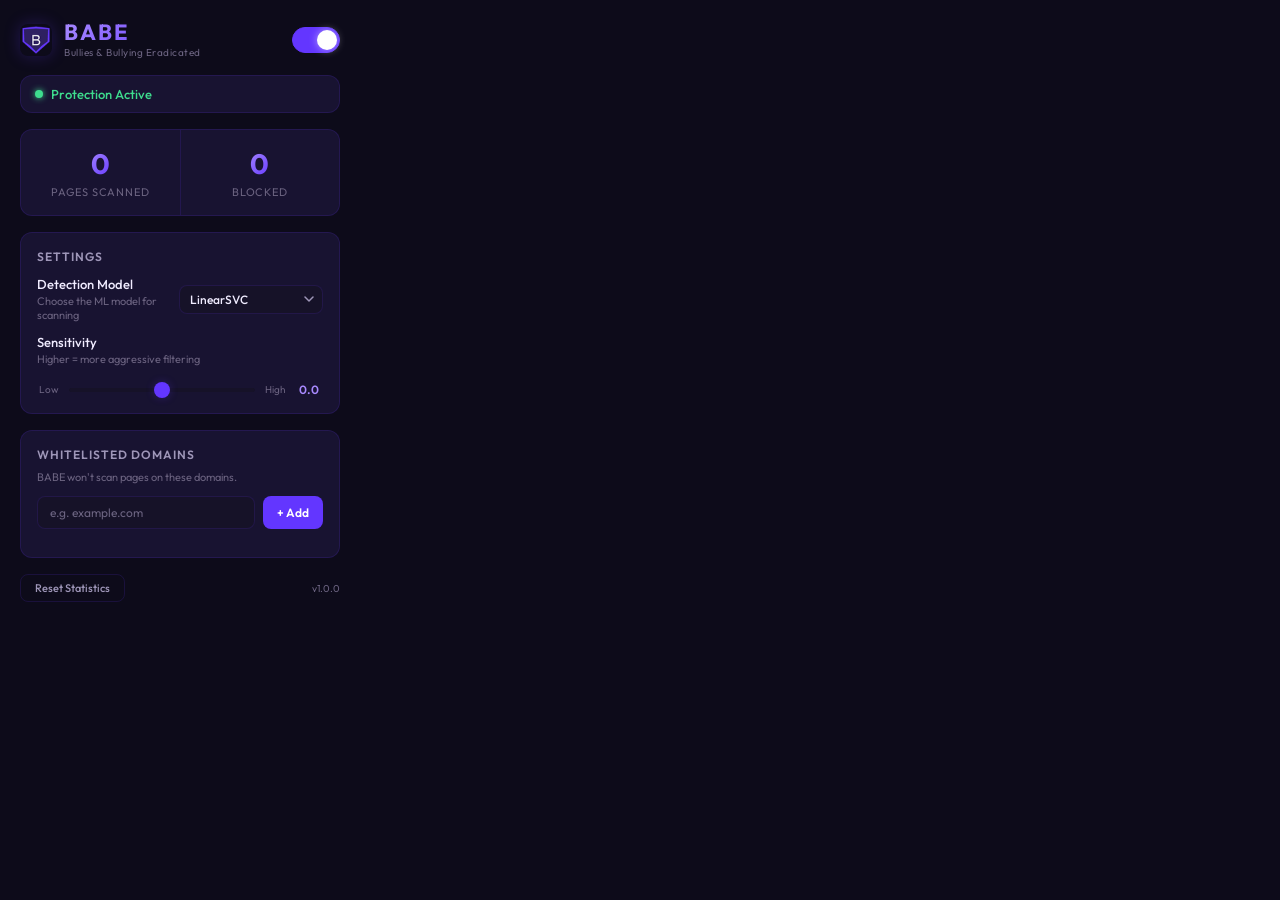
<file: babe_extension/popup/popup.html>
<!DOCTYPE html>
<html lang="en">
<head>
  <meta charset="UTF-8">
  <meta name="viewport" content="width=device-width, initial-scale=1.0">
  <title>BABE — Control Panel</title>
  <link rel="preconnect" href="https://fonts.googleapis.com">
  <link rel="preconnect" href="https://fonts.gstatic.com" crossorigin>
  <link href="https://fonts.googleapis.com/css2?family=Outfit:wght@300;400;500;600;700&display=swap" rel="stylesheet">
  <link rel="stylesheet" href="popup.css">
</head>
<body>
  <div class="popup-container">
    <!-- Header -->
    <header class="popup-header">
      <div class="logo-row">
        <img src="../icons/icon-48.png" alt="BABE" class="logo-icon" width="32" height="32">
        <div class="logo-text">
          <h1>BABE</h1>
          <p class="tagline">Bullies &amp; Bullying Eradicated</p>
        </div>
      </div>
      <label class="master-switch" id="master-switch-label">
        <input type="checkbox" id="toggle-enabled" checked>
        <span class="switch-track">
          <span class="switch-thumb"></span>
        </span>
      </label>
    </header>

    <!-- Status Banner -->
    <div class="status-banner" id="status-banner">
      <span class="status-dot"></span>
      <span class="status-text" id="status-text">Protection Active</span>
    </div>

    <!-- Stats Row -->
    <div class="stats-row">
      <div class="stat-card">
        <span class="stat-number" id="stat-pages">0</span>
        <span class="stat-label">Pages Scanned</span>
      </div>
      <div class="stat-divider"></div>
      <div class="stat-card">
        <span class="stat-number" id="stat-blocked">0</span>
        <span class="stat-label">Blocked</span>
      </div>
    </div>

    <!-- Settings Section -->
    <div class="settings-section">
      <h2 class="section-title">Settings</h2>

      <!-- Model Selector -->
      <div class="setting-row">
        <div class="setting-info">
          <span class="setting-name">Detection Model</span>
          <span class="setting-desc">Choose the ML model for scanning</span>
        </div>
        <select id="model-select" class="setting-select">
          <option value="svc">LinearSVC</option>
          <option value="lr">Logistic Regression</option>
        </select>
      </div>

      <!-- Sensitivity Slider -->
      <div class="setting-row setting-row-col">
        <div class="setting-info">
          <span class="setting-name">Sensitivity</span>
          <span class="setting-desc">Higher = more aggressive filtering</span>
        </div>
        <div class="slider-container">
          <span class="slider-label">Low</span>
          <input type="range" id="sensitivity-slider" min="-2" max="2" step="0.1" value="0">
          <span class="slider-label">High</span>
          <span class="slider-value" id="sensitivity-value">0.0</span>
        </div>
      </div>
    </div>

    <!-- Whitelist Section -->
    <div class="settings-section">
      <h2 class="section-title">Whitelisted Domains</h2>
      <p class="section-desc">BABE won't scan pages on these domains.</p>
      <div class="whitelist-input-row">
        <input type="text" id="whitelist-input" class="whitelist-input" placeholder="e.g. example.com">
        <button id="whitelist-add" class="btn-add">+ Add</button>
      </div>
      <ul class="whitelist-list" id="whitelist-list">
        <!-- populated dynamically -->
      </ul>
    </div>

    <!-- Reset Stats -->
    <div class="footer-row">
      <button id="reset-stats" class="btn-reset">Reset Statistics</button>
      <span class="version">v1.0.0</span>
    </div>
  </div>

  <script src="popup.js"></script>
</body>
</html>
</file>
<file: babe_extension/popup/popup.css>
/* ============================================================
   BABE — Popup Stylesheet
   Premium dark glassmorphism UI with vibrant purple accents.
   ============================================================ */

:root {
  --bg-primary: #0d0b1a;
  --bg-secondary: #161228;
  --bg-card: rgba(30, 24, 60, 0.7);
  --bg-card-hover: rgba(40, 32, 75, 0.8);
  --border-color: rgba(99, 54, 255, 0.15);
  --border-active: rgba(99, 54, 255, 0.4);

  --accent: #6336FF;
  --accent-light: #a88aff;
  --accent-glow: rgba(99, 54, 255, 0.25);

  --text-primary: #f0ecff;
  --text-secondary: #9e96b8;
  --text-muted: #6b6380;

  --success: #3edd8e;
  --danger: #ff4d6a;
  --warning: #ffb347;

  --radius-sm: 8px;
  --radius-md: 12px;
  --radius-lg: 16px;

  --transition: 0.25s cubic-bezier(0.4, 0, 0.2, 1);
}

* {
  margin: 0;
  padding: 0;
  box-sizing: border-box;
}

body {
  font-family: "Outfit", -apple-system, BlinkMacSystemFont, sans-serif;
  background: var(--bg-primary);
  color: var(--text-primary);
  width: 360px;
  min-height: 480px;
  overflow-x: hidden;
}

/* ── Popup Container ─────────────────────────────────────── */
.popup-container {
  padding: 20px;
  display: flex;
  flex-direction: column;
  gap: 16px;
}

/* ── Header ──────────────────────────────────────────────── */
.popup-header {
  display: flex;
  justify-content: space-between;
  align-items: center;
}

.logo-row {
  display: flex;
  align-items: center;
  gap: 12px;
}

.logo-icon {
  border-radius: 8px;
  box-shadow: 0 0 16px var(--accent-glow);
}

.logo-text h1 {
  font-size: 22px;
  font-weight: 700;
  letter-spacing: 2px;
  background: linear-gradient(135deg, var(--accent-light), var(--accent));
  -webkit-background-clip: text;
  -webkit-text-fill-color: transparent;
  background-clip: text;
  line-height: 1.1;
}

.tagline {
  font-size: 10px;
  color: var(--text-muted);
  font-weight: 400;
  letter-spacing: 0.5px;
  margin-top: 2px;
}

/* ── Master Switch ───────────────────────────────────────── */
.master-switch {
  cursor: pointer;
  display: flex;
  align-items: center;
}

.master-switch input {
  display: none;
}

.switch-track {
  width: 48px;
  height: 26px;
  background: var(--bg-secondary);
  border: 1px solid var(--border-color);
  border-radius: 13px;
  position: relative;
  transition: background var(--transition), border-color var(--transition);
}

.switch-thumb {
  width: 20px;
  height: 20px;
  background: var(--text-muted);
  border-radius: 50%;
  position: absolute;
  top: 2px;
  left: 2px;
  transition: transform var(--transition), background var(--transition), box-shadow var(--transition);
}

.master-switch input:checked + .switch-track {
  background: var(--accent);
  border-color: var(--accent);
}

.master-switch input:checked + .switch-track .switch-thumb {
  transform: translateX(22px);
  background: #fff;
  box-shadow: 0 0 8px rgba(255, 255, 255, 0.5);
}

/* ── Status Banner ───────────────────────────────────────── */
.status-banner {
  display: flex;
  align-items: center;
  gap: 8px;
  padding: 10px 14px;
  background: var(--bg-card);
  border: 1px solid var(--border-color);
  border-radius: var(--radius-md);
  backdrop-filter: blur(8px);
}

.status-dot {
  width: 8px;
  height: 8px;
  border-radius: 50%;
  background: var(--success);
  box-shadow: 0 0 6px var(--success);
  animation: pulse-dot 2s ease-in-out infinite;
}

.status-banner.disabled .status-dot {
  background: var(--text-muted);
  box-shadow: none;
  animation: none;
}

.status-banner.disabled .status-text {
  color: var(--text-muted);
}

@keyframes pulse-dot {
  0%, 100% { opacity: 1; transform: scale(1); }
  50% { opacity: 0.5; transform: scale(0.85); }
}

.status-text {
  font-size: 13px;
  font-weight: 500;
  color: var(--success);
}

/* ── Stats Row ───────────────────────────────────────────── */
.stats-row {
  display: flex;
  align-items: stretch;
  background: var(--bg-card);
  border: 1px solid var(--border-color);
  border-radius: var(--radius-md);
  overflow: hidden;
  backdrop-filter: blur(8px);
}

.stat-card {
  flex: 1;
  display: flex;
  flex-direction: column;
  align-items: center;
  padding: 16px 12px;
  gap: 4px;
}

.stat-divider {
  width: 1px;
  background: var(--border-color);
}

.stat-number {
  font-size: 28px;
  font-weight: 700;
  background: linear-gradient(135deg, var(--accent-light), var(--accent));
  -webkit-background-clip: text;
  -webkit-text-fill-color: transparent;
  background-clip: text;
}

.stat-label {
  font-size: 11px;
  color: var(--text-muted);
  font-weight: 400;
  text-transform: uppercase;
  letter-spacing: 0.8px;
}

/* ── Settings Sections ───────────────────────────────────── */
.settings-section {
  background: var(--bg-card);
  border: 1px solid var(--border-color);
  border-radius: var(--radius-md);
  padding: 16px;
  backdrop-filter: blur(8px);
  display: flex;
  flex-direction: column;
  gap: 12px;
}

.section-title {
  font-size: 12px;
  font-weight: 600;
  color: var(--text-secondary);
  text-transform: uppercase;
  letter-spacing: 1px;
}

.section-desc {
  font-size: 11px;
  color: var(--text-muted);
  margin-top: -4px;
}

/* ── Setting Row ─────────────────────────────────────────── */
.setting-row {
  display: flex;
  justify-content: space-between;
  align-items: center;
  gap: 12px;
}

.setting-row-col {
  flex-direction: column;
  align-items: stretch;
}

.setting-info {
  display: flex;
  flex-direction: column;
  gap: 2px;
}

.setting-name {
  font-size: 13px;
  font-weight: 500;
  color: var(--text-primary);
}

.setting-desc {
  font-size: 11px;
  color: var(--text-muted);
}

/* ── Select ──────────────────────────────────────────────── */
.setting-select {
  appearance: none;
  -webkit-appearance: none;
  background: var(--bg-secondary);
  color: var(--text-primary);
  border: 1px solid var(--border-color);
  border-radius: var(--radius-sm);
  padding: 6px 28px 6px 10px;
  font-family: "Outfit", sans-serif;
  font-size: 12px;
  font-weight: 500;
  cursor: pointer;
  transition: border-color var(--transition);
  background-image: url("data:image/svg+xml,%3Csvg width='10' height='6' viewBox='0 0 10 6' fill='none' xmlns='http://www.w3.org/2000/svg'%3E%3Cpath d='M1 1L5 5L9 1' stroke='%239e96b8' stroke-width='1.5' stroke-linecap='round' stroke-linejoin='round'/%3E%3C/svg%3E");
  background-repeat: no-repeat;
  background-position: right 8px center;
}

.setting-select:hover,
.setting-select:focus {
  border-color: var(--border-active);
  outline: none;
}

/* ── Slider ──────────────────────────────────────────────── */
.slider-container {
  display: flex;
  align-items: center;
  gap: 8px;
  margin-top: 4px;
}

.slider-label {
  font-size: 10px;
  color: var(--text-muted);
  min-width: 24px;
  text-align: center;
}

.slider-value {
  font-size: 12px;
  font-weight: 600;
  color: var(--accent-light);
  min-width: 28px;
  text-align: center;
}

input[type="range"] {
  -webkit-appearance: none;
  appearance: none;
  flex: 1;
  height: 4px;
  background: var(--bg-secondary);
  border-radius: 2px;
  outline: none;
}

input[type="range"]::-webkit-slider-thumb {
  -webkit-appearance: none;
  appearance: none;
  width: 16px;
  height: 16px;
  border-radius: 50%;
  background: var(--accent);
  cursor: pointer;
  box-shadow: 0 0 8px var(--accent-glow);
  transition: transform var(--transition);
}

input[type="range"]::-webkit-slider-thumb:hover {
  transform: scale(1.2);
}

/* ── Whitelist ───────────────────────────────────────────── */
.whitelist-input-row {
  display: flex;
  gap: 8px;
}

.whitelist-input {
  flex: 1;
  background: var(--bg-secondary);
  border: 1px solid var(--border-color);
  border-radius: var(--radius-sm);
  padding: 8px 12px;
  color: var(--text-primary);
  font-family: "Outfit", sans-serif;
  font-size: 12px;
  transition: border-color var(--transition);
}

.whitelist-input::placeholder {
  color: var(--text-muted);
}

.whitelist-input:focus {
  border-color: var(--border-active);
  outline: none;
}

.btn-add {
  background: var(--accent);
  color: #fff;
  border: none;
  border-radius: var(--radius-sm);
  padding: 8px 14px;
  font-family: "Outfit", sans-serif;
  font-size: 12px;
  font-weight: 600;
  cursor: pointer;
  transition: background var(--transition), transform var(--transition);
}

.btn-add:hover {
  background: #7a52ff;
  transform: translateY(-1px);
}

.btn-add:active {
  transform: translateY(0);
}

.whitelist-list {
  list-style: none;
  display: flex;
  flex-direction: column;
  gap: 6px;
  max-height: 120px;
  overflow-y: auto;
}

.whitelist-list::-webkit-scrollbar {
  width: 4px;
}

.whitelist-list::-webkit-scrollbar-track {
  background: transparent;
}

.whitelist-list::-webkit-scrollbar-thumb {
  background: var(--border-color);
  border-radius: 2px;
}

.whitelist-item {
  display: flex;
  justify-content: space-between;
  align-items: center;
  padding: 6px 10px;
  background: var(--bg-secondary);
  border-radius: var(--radius-sm);
  font-size: 12px;
  color: var(--text-secondary);
  animation: fade-in 0.25s ease;
}

@keyframes fade-in {
  from { opacity: 0; transform: translateY(-4px); }
  to { opacity: 1; transform: translateY(0); }
}

.whitelist-remove {
  background: none;
  border: none;
  color: var(--danger);
  cursor: pointer;
  font-size: 14px;
  padding: 2px 4px;
  border-radius: 4px;
  transition: background var(--transition);
  line-height: 1;
}

.whitelist-remove:hover {
  background: rgba(255, 77, 106, 0.15);
}

/* ── Footer ──────────────────────────────────────────────── */
.footer-row {
  display: flex;
  justify-content: space-between;
  align-items: center;
}

.btn-reset {
  background: transparent;
  border: 1px solid var(--border-color);
  color: var(--text-secondary);
  border-radius: var(--radius-sm);
  padding: 6px 14px;
  font-family: "Outfit", sans-serif;
  font-size: 11px;
  font-weight: 500;
  cursor: pointer;
  transition: border-color var(--transition), color var(--transition), background var(--transition);
}

.btn-reset:hover {
  border-color: var(--danger);
  color: var(--danger);
  background: rgba(255, 77, 106, 0.08);
}

.version {
  font-size: 10px;
  color: var(--text-muted);
}
</file>
